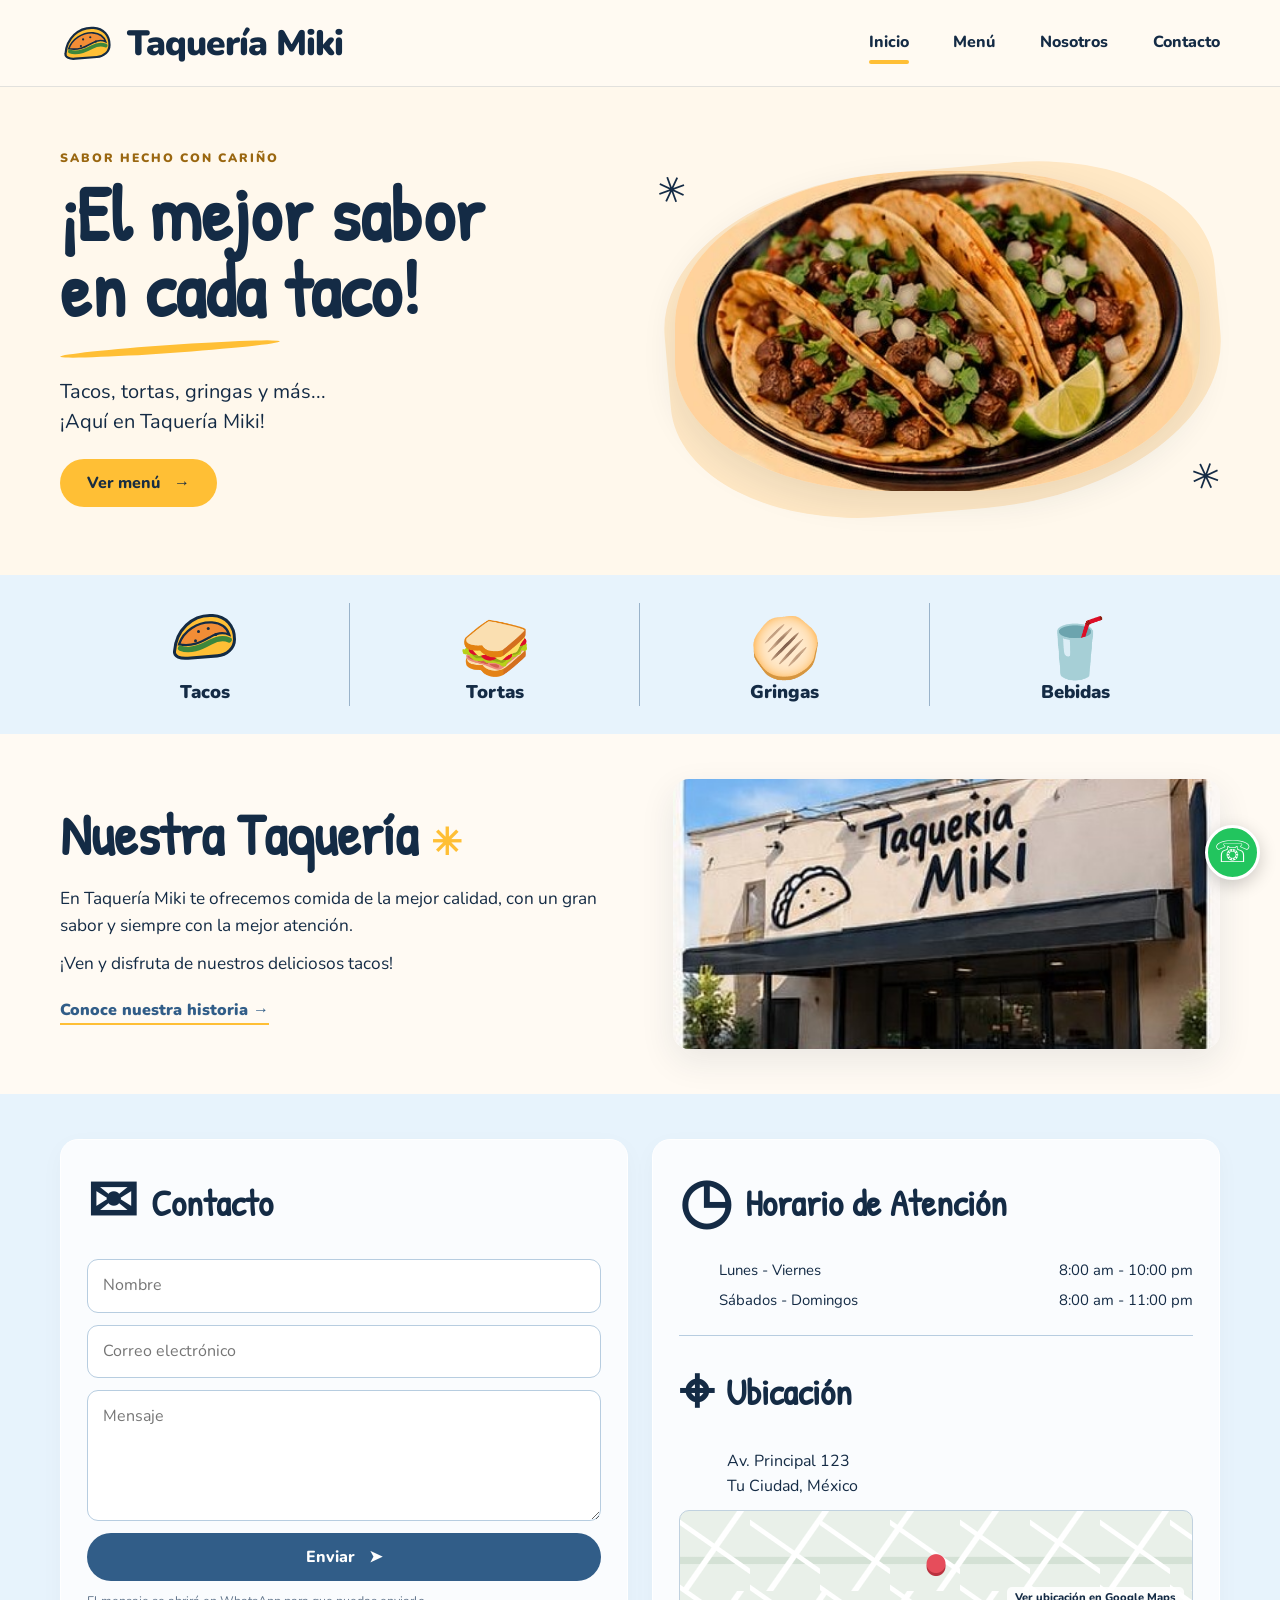
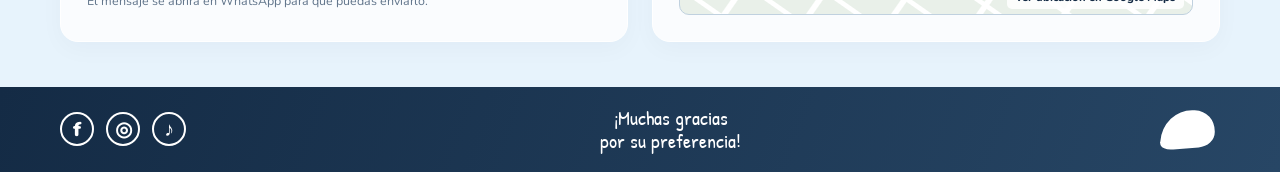
<file: index.html>
<!DOCTYPE html>
<html lang="es">
<head>
  <meta charset="UTF-8">
  <meta name="viewport" content="width=device-width, initial-scale=1.0">
  <meta name="description" content="Taquería Miki: tacos, tortas, gringas y bebidas con el mejor sabor.">
  <title>Taquería Miki | El mejor sabor en cada taco</title>
  <link rel="stylesheet" href="css/styles.css">
  <link rel="icon" href="img/taco.svg" type="image/svg+xml">
</head>
<body>
  <header class="site-header">
    <nav class="navbar container" aria-label="Navegación principal">
      <a class="brand" href="index.html"><img src="img/taco.svg" alt="" class="brand-icon"><span>Taquería <b>Miki</b></span></a>
      <button class="menu-toggle" id="menuToggle" aria-label="Abrir menú" aria-expanded="false">☰</button>
      <div class="nav-links" id="navLinks">
        <a class="active" href="index.html">Inicio</a>
        <a href="menu.html">Menú</a>
        <a href="nosotros.html">Nosotros</a>
        <a href="contacto.html">Contacto</a>
      </div>
    </nav>
  </header>

  <main>
    <section class="hero">
      <div class="container hero-grid">
        <div class="hero-copy">
          <span class="eyebrow">Sabor hecho con cariño</span>
          <h1>¡El mejor sabor<br>en cada taco!</h1>
          <div class="yellow-stroke"></div>
          <p>Tacos, tortas, gringas y más...<br>¡Aquí en Taquería Miki!</p>
          <a class="btn btn-yellow" href="menu.html">Ver menú <span aria-hidden="true">→</span></a>
        </div>
        <div class="hero-image">
          <div class="blob"></div>
          <img src="img/tacos.jpg" alt="Deliciosos tacos con cilantro, cebolla y limón">
          <span class="spark spark-one">✳</span><span class="spark spark-two">✳</span>
        </div>
      </div>
    </section>

    <section class="category-strip">
      <div class="container categories">
        <a href="menu.html#tacos"><img src="img/taco.svg" alt=""><span>Tacos</span></a>
        <a href="menu.html#tortas"><span class="emoji-icon">🥪</span><span>Tortas</span></a>
        <a href="menu.html#gringas"><span class="emoji-icon">🫓</span><span>Gringas</span></a>
        <a href="menu.html#bebidas"><span class="emoji-icon">🥤</span><span>Bebidas</span></a>
      </div>
    </section>

    <section class="about-preview section-pad">
      <div class="container about-grid">
        <div>
          <h2 class="section-title">Nuestra Taquería <span>✳</span></h2>
          <p>En Taquería Miki te ofrecemos comida de la mejor calidad, con un gran sabor y siempre con la mejor atención.</p>
          <p>¡Ven y disfruta de nuestros deliciosos tacos!</p>
          <a class="text-link" href="nosotros.html">Conoce nuestra historia →</a>
        </div>
        <img class="store-photo" src="img/local.jpg" alt="Fachada de Taquería Miki">
      </div>
    </section>

    <section class="info-section section-pad">
      <div class="container info-grid">
        <div class="panel">
          <h2 class="panel-title"><span class="line-icon">✉</span> Contacto</h2>
          <form class="contact-form" data-whatsapp-form>
            <label class="sr-only" for="homeName">Nombre</label>
            <input id="homeName" name="nombre" placeholder="Nombre" required>
            <label class="sr-only" for="homeEmail">Correo electrónico</label>
            <input id="homeEmail" name="correo" type="email" placeholder="Correo electrónico" required>
            <label class="sr-only" for="homeMessage">Mensaje</label>
            <textarea id="homeMessage" name="mensaje" placeholder="Mensaje" rows="4" required></textarea>
            <button class="btn btn-blue" type="submit">Enviar <span>➤</span></button>
          </form>
          <p class="form-note">El mensaje se abrirá en WhatsApp para que puedas enviarlo.</p>
        </div>
        <div class="panel details-panel">
          <div class="detail-block">
            <h2 class="panel-title"><span class="line-icon">◷</span> Horario de Atención</h2>
            <div class="hours-row"><span>Lunes - Viernes</span><span>8:00 am - 10:00 pm</span></div>
            <div class="hours-row"><span>Sábados - Domingos</span><span>8:00 am - 11:00 pm</span></div>
          </div>
          <div class="detail-block location-block">
            <h2 class="panel-title"><span class="line-icon">⌖</span> Ubicación</h2>
            <p>Av. Principal 123<br>Tu Ciudad, México</p>
            <a class="map-placeholder" href="https://www.google.com/maps" target="_blank" rel="noopener" aria-label="Abrir Google Maps">
              <span class="map-pin">●</span><span class="map-label">Ver ubicación en Google Maps</span>
            </a>
          </div>
        </div>
      </div>
    </section>
  </main>

  <footer class="site-footer">
    <div class="container footer-inner">
      <div class="social-links" aria-label="Redes sociales">
        <a href="#" data-social="facebook" aria-label="Facebook">f</a>
        <a href="#" data-social="instagram" aria-label="Instagram">◎</a>
        <a href="#" data-social="tiktok" aria-label="TikTok">♪</a>
      </div>
      <p>¡Muchas gracias<br>por su preferencia!</p>
      <a href="index.html" class="footer-taco"><img src="img/taco.svg" alt="Taquería Miki"></a>
    </div>
  </footer>
  <a class="whatsapp-float" data-whatsapp-link href="#" target="_blank" rel="noopener" aria-label="Contactar por WhatsApp">☏</a>
  <script src="js/main.js"></script>
</body>
</html>
</file>
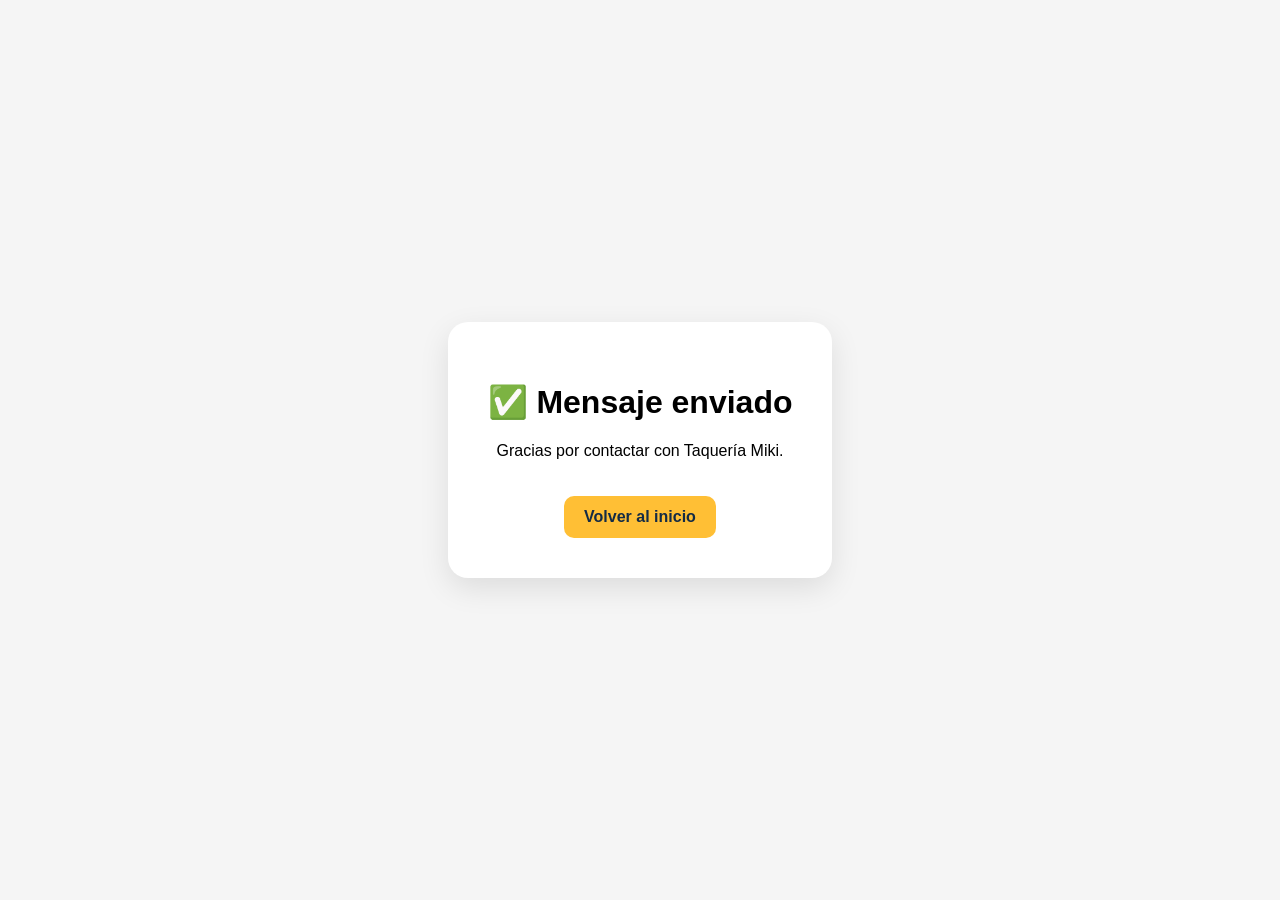
<file: gracias.html>
<!DOCTYPE html>
<html lang="es">
<head>
<meta charset="UTF-8">
<meta name="viewport" content="width=device-width, initial-scale=1.0">
<title>Gracias</title>

<style>
body{
    font-family:Arial,sans-serif;
    display:flex;
    justify-content:center;
    align-items:center;
    height:100vh;
    background:#f5f5f5;
    margin:0;
}

.box{
    background:white;
    padding:40px;
    border-radius:20px;
    text-align:center;
    box-shadow:0 10px 30px rgba(0,0,0,.1);
}

a{
    display:inline-block;
    margin-top:20px;
    padding:12px 20px;
    background:#ffbf35;
    color:#142b45;
    text-decoration:none;
    border-radius:10px;
    font-weight:bold;
}
</style>
</head>
<body>

<div class="box">
    <h1>✅ Mensaje enviado</h1>
    <p>Gracias por contactar con Taquería Miki.</p>

    <a href="index.html">Volver al inicio</a>
</div>

</body>
</html>
</file>
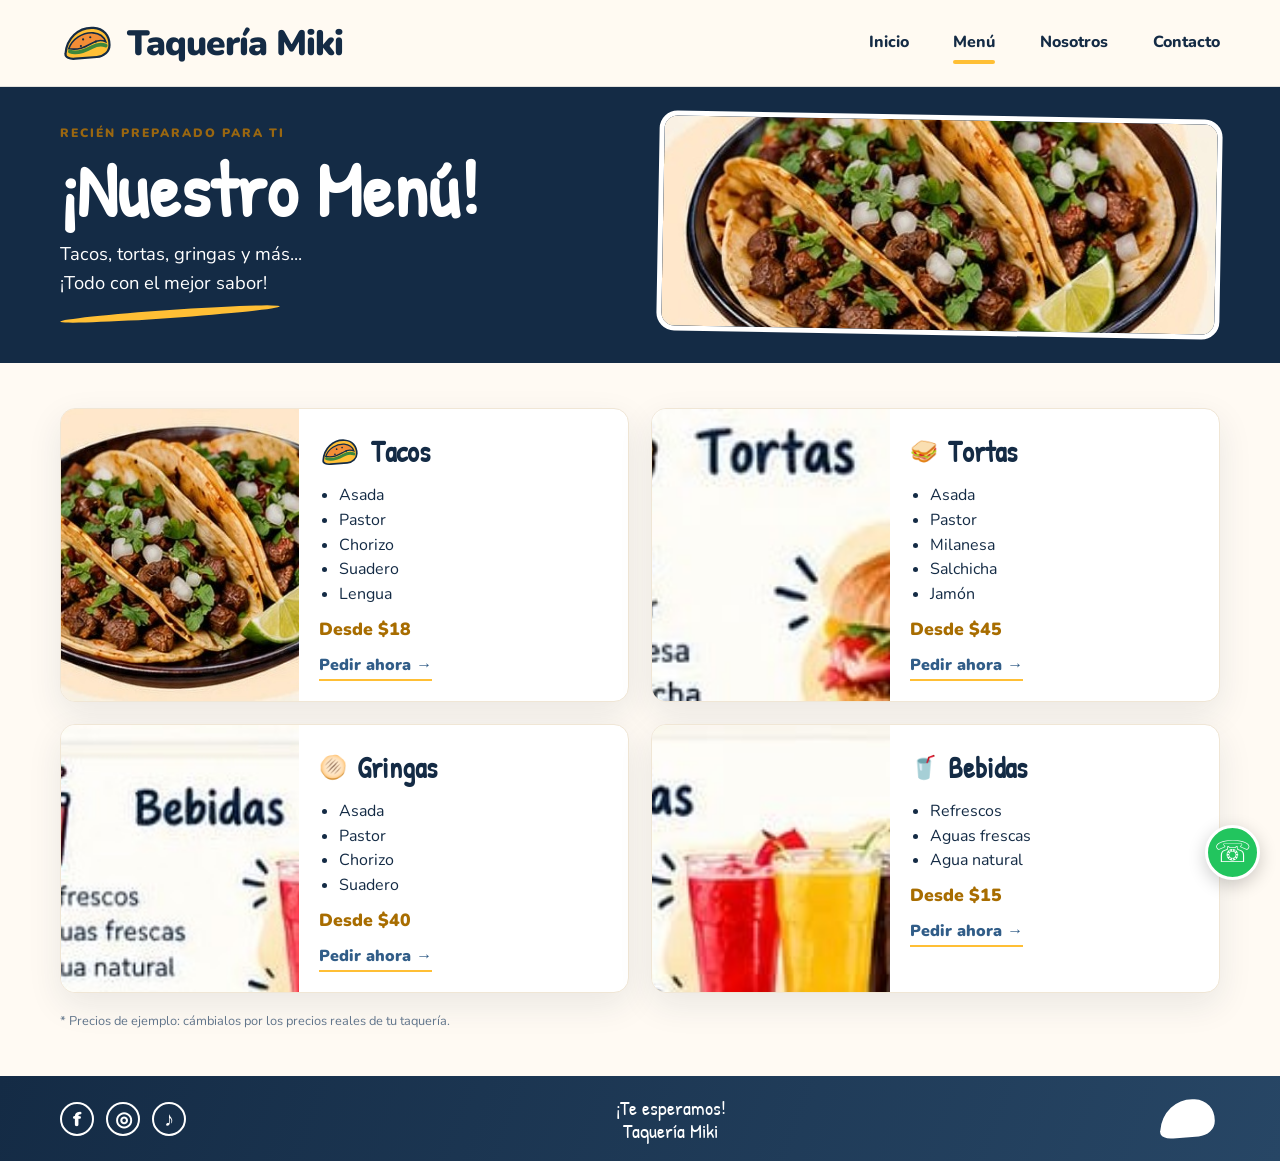
<file: menu.html>
<!DOCTYPE html>
<html lang="es">
<head>
  <meta charset="UTF-8"><meta name="viewport" content="width=device-width, initial-scale=1.0">
  <title>Menú | Taquería Miki</title><link rel="stylesheet" href="css/styles.css"><link rel="icon" href="img/taco.svg" type="image/svg+xml">
</head>
<body>
<header class="site-header"><nav class="navbar container" aria-label="Navegación principal">
  <a class="brand" href="index.html"><img src="img/taco.svg" alt="" class="brand-icon"><span>Taquería <b>Miki</b></span></a>
  <button class="menu-toggle" id="menuToggle" aria-label="Abrir menú" aria-expanded="false">☰</button>
  <div class="nav-links" id="navLinks"><a href="index.html">Inicio</a><a class="active" href="menu.html">Menú</a><a href="nosotros.html">Nosotros</a><a href="contacto.html">Contacto</a></div>
</nav></header>
<main>
  <section class="menu-hero"><div class="container menu-hero-inner"><div><span class="eyebrow">Recién preparado para ti</span><h1>¡Nuestro Menú!</h1><p>Tacos, tortas, gringas y más...<br>¡Todo con el mejor sabor!</p><div class="yellow-stroke"></div></div><img src="img/tacos.jpg" alt="Tacos preparados"></div></section>
  <section class="section-pad menu-section"><div class="container menu-grid">
    <article class="menu-card" id="tacos"><img src="img/tacos.jpg" alt="Tacos de carne"><div class="menu-card-content"><h2><img src="img/taco.svg" alt=""> Tacos</h2><ul><li>Asada</li><li>Pastor</li><li>Chorizo</li><li>Suadero</li><li>Lengua</li></ul><p class="price">Desde $18</p><a class="text-link order-link" href="contacto.html">Pedir ahora →</a></div></article>
    <article class="menu-card" id="tortas"><img src="img/torta.jpg" alt="Torta preparada"><div class="menu-card-content"><h2><span>🥪</span> Tortas</h2><ul><li>Asada</li><li>Pastor</li><li>Milanesa</li><li>Salchicha</li><li>Jamón</li></ul><p class="price">Desde $45</p><a class="text-link order-link" href="contacto.html">Pedir ahora →</a></div></article>
    <article class="menu-card" id="gringas"><img src="img/gringas.jpg" alt="Gringas de carne y queso"><div class="menu-card-content"><h2><span>🫓</span> Gringas</h2><ul><li>Asada</li><li>Pastor</li><li>Chorizo</li><li>Suadero</li></ul><p class="price">Desde $40</p><a class="text-link order-link" href="contacto.html">Pedir ahora →</a></div></article>
    <article class="menu-card" id="bebidas"><img src="img/bebidas.jpg" alt="Bebidas refrescantes"><div class="menu-card-content"><h2><span>🥤</span> Bebidas</h2><ul><li>Refrescos</li><li>Aguas frescas</li><li>Agua natural</li></ul><p class="price">Desde $15</p><a class="text-link order-link" href="contacto.html">Pedir ahora →</a></div></article>
  </div><p class="disclaimer container">* Precios de ejemplo: cámbialos por los precios reales de tu taquería.</p></section>
</main>
<footer class="site-footer"><div class="container footer-inner"><div class="social-links"><a href="#" data-social="facebook">f</a><a href="#" data-social="instagram">◎</a><a href="#" data-social="tiktok">♪</a></div><p>¡Te esperamos!<br>Taquería Miki</p><a href="index.html" class="footer-taco"><img src="img/taco.svg" alt="Taquería Miki"></a></div></footer>
<a class="whatsapp-float" data-whatsapp-link href="#" target="_blank" rel="noopener" aria-label="Contactar por WhatsApp">☏</a><script src="js/main.js"></script>
</body></html>
</file>
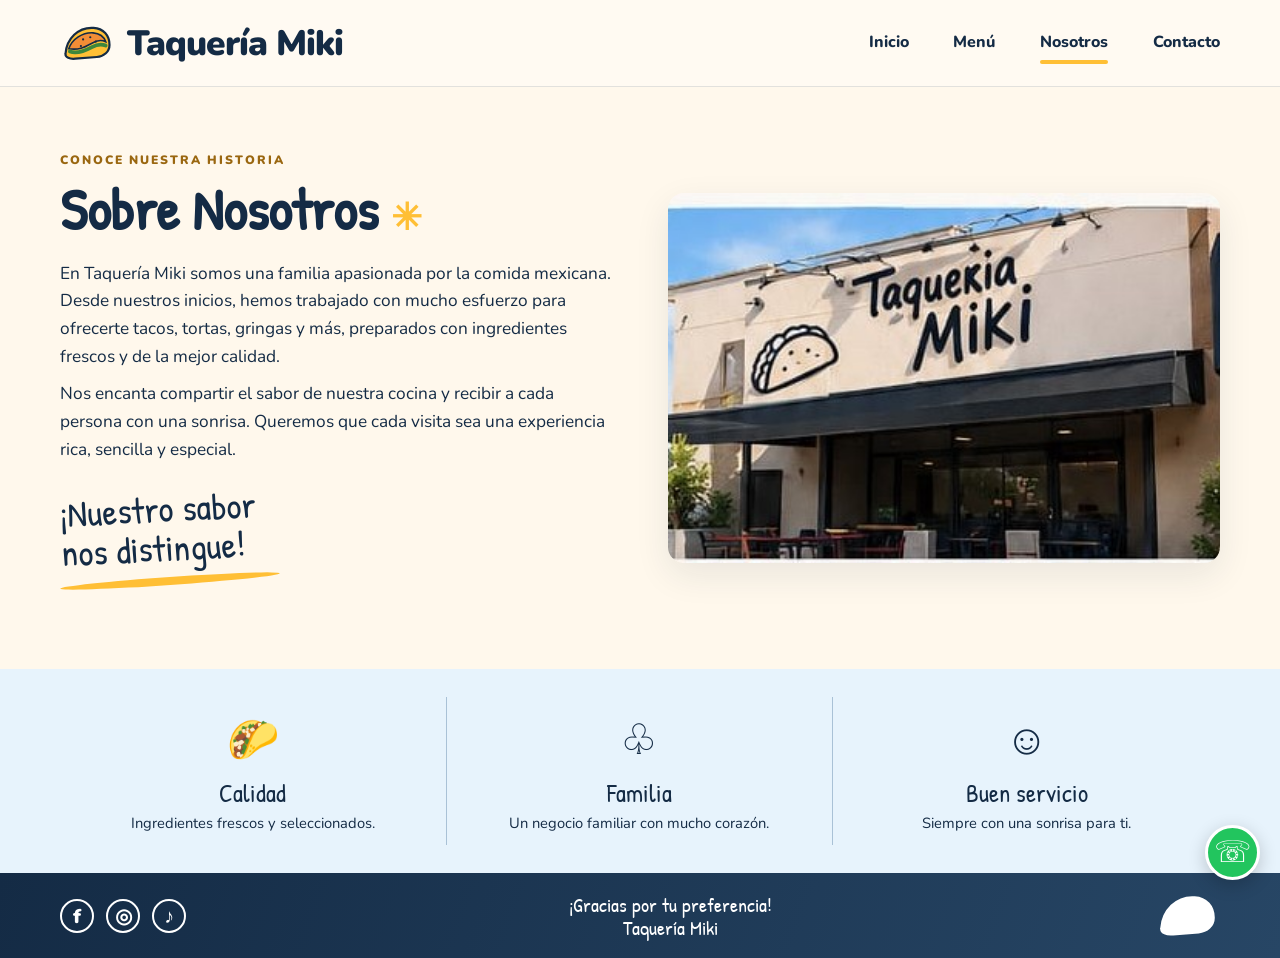
<file: nosotros.html>
<!DOCTYPE html>
<html lang="es">
<head><meta charset="UTF-8"><meta name="viewport" content="width=device-width, initial-scale=1.0"><title>Nosotros | Taquería Miki</title><link rel="stylesheet" href="css/styles.css"><link rel="icon" href="img/taco.svg" type="image/svg+xml"></head>
<body>
<header class="site-header"><nav class="navbar container" aria-label="Navegación principal"><a class="brand" href="index.html"><img src="img/taco.svg" alt="" class="brand-icon"><span>Taquería <b>Miki</b></span></a><button class="menu-toggle" id="menuToggle" aria-label="Abrir menú" aria-expanded="false">☰</button><div class="nav-links" id="navLinks"><a href="index.html">Inicio</a><a href="menu.html">Menú</a><a class="active" href="nosotros.html">Nosotros</a><a href="contacto.html">Contacto</a></div></nav></header>
<main>
<section class="section-pad about-page"><div class="container about-page-grid"><div><span class="eyebrow">Conoce nuestra historia</span><h1 class="section-title">Sobre Nosotros <span>✳</span></h1><p>En Taquería Miki somos una familia apasionada por la comida mexicana. Desde nuestros inicios, hemos trabajado con mucho esfuerzo para ofrecerte tacos, tortas, gringas y más, preparados con ingredientes frescos y de la mejor calidad.</p><p>Nos encanta compartir el sabor de nuestra cocina y recibir a cada persona con una sonrisa. Queremos que cada visita sea una experiencia rica, sencilla y especial.</p><h2 class="handwritten">¡Nuestro sabor<br>nos distingue!</h2><div class="yellow-stroke"></div></div><img class="store-photo" src="img/local.jpg" alt="Fachada de Taquería Miki"></div></section>
<section class="category-strip values-strip"><div class="container values-grid"><article><span class="value-icon">🌮</span><h3>Calidad</h3><p>Ingredientes frescos y seleccionados.</p></article><article><span class="value-icon">♧</span><h3>Familia</h3><p>Un negocio familiar con mucho corazón.</p></article><article><span class="value-icon">☺</span><h3>Buen servicio</h3><p>Siempre con una sonrisa para ti.</p></article></div></section>
</main>
<footer class="site-footer"><div class="container footer-inner"><div class="social-links"><a href="#" data-social="facebook">f</a><a href="#" data-social="instagram">◎</a><a href="#" data-social="tiktok">♪</a></div><p>¡Gracias por tu preferencia!<br>Taquería Miki</p><a href="index.html" class="footer-taco"><img src="img/taco.svg" alt="Taquería Miki"></a></div></footer><a class="whatsapp-float" data-whatsapp-link href="#" target="_blank" rel="noopener" aria-label="Contactar por WhatsApp">☏</a><script src="js/main.js"></script>
</body></html>
</file>
<file: css/styles.css>
@import url('https://fonts.googleapis.com/css2?family=Nunito:wght@400;500;600;700;800;900&family=Patrick+Hand&display=swap');
:root{--navy:#142b45;--navy2:#203d5c;--blue:#e7f3fc;--cream:#fff8ec;--yellow:#ffbf35;--ink:#142b45;--white:#fff;--muted:#61758b;--line:#b7cde0;--shadow:0 12px 35px rgba(20,43,69,.09)}
*{box-sizing:border-box}html{scroll-behavior:smooth;scroll-padding-top:95px}body{margin:0;background:var(--cream);color:var(--ink);font-family:'Nunito',Arial,sans-serif;font-size:16px;line-height:1.6}img{max-width:100%;display:block}a{color:inherit;text-decoration:none}.container{width:min(1160px,92%);margin-inline:auto}.site-header{position:sticky;top:0;z-index:20;background:rgba(255,250,242,.96);border-bottom:1px solid rgba(20,43,69,.12);backdrop-filter:blur(12px)}.navbar{min-height:86px;display:flex;align-items:center;justify-content:space-between;gap:25px}.brand{display:flex;align-items:center;gap:12px;font-size:clamp(1.45rem,3vw,2.2rem);font-weight:900;letter-spacing:-1px;white-space:nowrap}.brand b{font-weight:900}.brand-icon{width:55px;height:48px}.nav-links{display:flex;align-items:center;gap:clamp(18px,3.5vw,48px)}.nav-links a{font-weight:800;padding:10px 0;position:relative}.nav-links a:after{content:"";position:absolute;height:4px;border-radius:5px;bottom:2px;left:0;width:0;background:var(--yellow);transition:width .2s}.nav-links a:hover:after,.nav-links a.active:after{width:100%}.menu-toggle{display:none;background:none;border:0;font-size:28px;color:var(--navy);cursor:pointer}.hero{background:var(--cream);overflow:hidden}.hero-grid{min-height:420px;display:grid;grid-template-columns:1fr 1fr;align-items:center;gap:30px;padding-block:46px}.hero-copy{padding:12px 0 22px}.eyebrow{display:inline-block;color:#9a6710;text-transform:uppercase;font-size:.76rem;letter-spacing:2px;font-weight:900;margin-bottom:8px}.hero h1,.menu-hero h1{font-family:'Patrick Hand',cursive;font-size:clamp(3rem,6vw,5.3rem);line-height:.98;letter-spacing:.2px;margin:0;color:var(--navy)}.yellow-stroke{height:8px;width:220px;background:var(--yellow);border-radius:100%;transform:rotate(-4deg);margin:18px 0 24px}.hero-copy p{font-size:1.25rem;line-height:1.5;margin:0 0 22px}.btn{display:inline-flex;align-items:center;justify-content:center;gap:14px;border:0;border-radius:30px;padding:13px 27px;font:800 1rem 'Nunito',sans-serif;cursor:pointer;transition:transform .2s,box-shadow .2s}.btn:hover{transform:translateY(-2px);box-shadow:0 8px 18px #142b4520}.btn-yellow{background:var(--yellow);color:#182d42}.btn-blue{background:#315d88;color:white;width:100%}.hero-image{position:relative;min-width:0;padding:20px}.hero-image .blob{position:absolute;inset:5% 0 0 2%;background:#ffe8c5;border-radius:42% 35% 45% 37%;transform:rotate(-5deg)}.hero-image>img{position:relative;width:100%;height:320px;object-fit:cover;border-radius:48% 42% 44% 40%;mix-blend-mode:multiply;box-shadow:var(--shadow)}.spark{position:absolute;color:var(--navy);font-size:36px;z-index:2}.spark-one{top:12px;left:2px;transform:rotate(-20deg)}.spark-two{right:0;bottom:4px;transform:rotate(20deg)}.category-strip{background:var(--blue);padding:28px 0}.categories{display:grid;grid-template-columns:repeat(4,1fr)}.categories>a{display:flex;align-items:center;justify-content:center;flex-direction:column;gap:7px;border-right:1px solid #9ab3ca;font-size:1.15rem;font-weight:900;transition:transform .2s}.categories>a:last-child{border:0}.categories>a:hover{transform:translateY(-4px)}.categories img,.emoji-icon{height:67px;width:75px;object-fit:contain;font-size:58px;display:grid;place-items:center}.section-pad{padding:45px 0}.about-preview{background:#fffaf3}.about-grid,.about-page-grid{display:grid;grid-template-columns:1fr 1fr;align-items:center;gap:65px}.section-title{font-family:'Patrick Hand',cursive;font-size:clamp(2.5rem,4.5vw,4rem);line-height:1.1;margin:0 0 18px;color:var(--navy)}.section-title span{color:var(--yellow);font-family:'Nunito',sans-serif;font-size:.65em}.about-grid p,.about-page-grid p{font-size:1.08rem;margin:10px 0}.store-photo{width:100%;height:270px;object-fit:cover;border-radius:16px;box-shadow:var(--shadow)}.text-link{display:inline-block;margin-top:10px;font-weight:900;color:#315d88;border-bottom:2px solid var(--yellow)}.info-section{background:var(--blue)}.info-grid{display:grid;grid-template-columns:1fr 1fr;gap:24px}.panel{background:rgba(255,255,255,.8);border:1px solid #fff;border-radius:18px;padding:26px;box-shadow:0 7px 25px #142b4508}.panel-title{display:flex;align-items:center;gap:13px;font-family:'Patrick Hand',cursive;font-size:clamp(1.65rem,3vw,2.3rem);line-height:1.2;margin:0 0 20px}.line-icon{font-family:'Nunito',sans-serif;font-size:1.65em;font-weight:700}.contact-form{display:grid;gap:12px}.contact-form input,.contact-form textarea{width:100%;padding:13px 15px;border:1.5px solid var(--line);border-radius:11px;background:#fff;font:inherit;color:var(--ink);outline:none}.contact-form input:focus,.contact-form textarea:focus{border-color:#315d88;box-shadow:0 0 0 3px #315d881a}.contact-form textarea{resize:vertical;min-height:100px}.form-note{font-size:.78rem;color:var(--muted);margin:10px 0 0}.detail-block+.detail-block{border-top:1px solid var(--line);margin-top:22px;padding-top:20px}.hours-row{display:flex;justify-content:space-between;gap:12px;margin:6px 0;padding-left:40px;font-size:.93rem}.location-block p{margin:0 0 10px 48px}.map-placeholder{position:relative;min-height:105px;border:1px solid #c0d1df;border-radius:10px;overflow:hidden;display:flex;align-items:center;justify-content:center;background-color:#e9f0e9;background-image:linear-gradient(35deg,transparent 44%,#fff 45%,#fff 49%,transparent 50%),linear-gradient(125deg,transparent 40%,#fff 41%,#fff 45%,transparent 46%),linear-gradient(0deg,transparent 48%,#d4e1d5 49%,#d4e1d5 55%,transparent 56%);background-size:70px 65px,85px 80px,100% 100%;color:var(--navy);font-weight:800}.map-pin{color:#e64d5b;font-size:44px;text-shadow:0 3px 0 #b9323f;line-height:1}.map-label{position:absolute;bottom:5px;right:8px;background:#ffffffdf;padding:2px 8px;border-radius:5px;font-size:.7rem}.site-footer{background:linear-gradient(110deg,#142b45,#274665);color:#fff;padding:18px 0}.footer-inner{display:flex;align-items:center;justify-content:space-between;gap:20px}.footer-inner p{text-align:center;font-family:'Patrick Hand',cursive;font-size:1.25rem;line-height:1.15;margin:0}.social-links{display:flex;gap:12px}.social-links a{display:grid;place-items:center;width:34px;height:34px;border:2px solid #fff;border-radius:50%;font-size:20px;font-weight:900;transition:background .2s,color .2s}.social-links a:hover{background:var(--yellow);color:var(--navy)}.footer-taco img{width:65px;filter:grayscale(1) brightness(0) invert(1)}.whatsapp-float{position:fixed;right:20px;bottom:20px;width:55px;height:55px;border-radius:50%;display:grid;place-items:center;background:#22c55e;color:#fff;font-size:30px;box-shadow:0 5px 18px #0003;z-index:15;border:3px solid white}.sr-only{position:absolute;width:1px;height:1px;padding:0;margin:-1px;overflow:hidden;clip:rect(0,0,0,0);white-space:nowrap;border:0}
/* Menu page */.menu-hero{background:var(--navy);color:#fff;overflow:hidden}.menu-hero-inner{min-height:265px;display:grid;grid-template-columns:1fr 1fr;align-items:center;gap:35px;padding-block:28px}.menu-hero h1{color:#fff}.menu-hero p{font-size:1.15rem;margin:12px 0}.menu-hero .yellow-stroke{margin:12px 0}.menu-hero img{width:100%;height:220px;object-fit:cover;border-radius:18px;transform:rotate(1deg);border:5px solid #fff}.menu-section{background:#fffaf3}.menu-grid{display:grid;grid-template-columns:repeat(2,minmax(0,1fr));gap:22px}.menu-card{display:grid;grid-template-columns:42% 1fr;background:#fff;border:1px solid #f0e6d5;border-radius:15px;overflow:hidden;box-shadow:var(--shadow);scroll-margin-top:100px}.menu-card>img{height:100%;min-height:250px;width:100%;object-fit:cover}.menu-card-content{padding:20px}.menu-card h2{display:flex;align-items:center;gap:10px;font-family:'Patrick Hand',cursive;font-size:1.8rem;margin:0 0 8px}.menu-card h2 img{width:42px;height:40px;object-fit:contain}.menu-card h2 span{font-family:'Nunito',sans-serif;font-size:1.4rem}.menu-card ul{margin:0;padding-left:20px;line-height:1.55}.price{font-size:1.1rem;font-weight:900;color:#a86d00;margin:8px 0 0}.disclaimer{font-size:.8rem;color:var(--muted);margin:18px auto 0}
/* About and contact pages */.about-page{background:var(--cream);padding-block:60px}.about-page-grid{gap:55px}.about-page-grid .store-photo{height:370px}.handwritten{font:2.3rem/1.05 'Patrick Hand',cursive;margin:18px 0 0;transform:rotate(-3deg)}.values-grid{display:grid;grid-template-columns:repeat(3,1fr);text-align:center}.values-grid article{padding:10px 30px;border-right:1px solid #a9c1d6}.values-grid article:last-child{border:0}.value-icon{font-size:42px}.values-grid h3{font:1.55rem 'Patrick Hand',cursive;margin:2px 0}.values-grid p{margin:0;font-size:.92rem}.contact-page{background:var(--cream);min-height:70vh}.contact-heading{max-width:720px;margin-bottom:30px}.contact-heading p{font-size:1.08rem}.contact-page-grid{display:grid;grid-template-columns:.9fr 1.1fr;gap:35px;align-items:start}.contact-details{padding:8px 0}.contact-details article{display:flex;gap:16px;margin-bottom:22px}.detail-icon{font-size:32px;font-weight:900;line-height:1.2}.contact-details h2{font:1.5rem 'Patrick Hand',cursive;margin:0}.contact-details p{margin:2px 0}.large-map{min-height:180px;margin-top:18px}
@media(max-width:800px){.navbar{min-height:74px}.menu-toggle{display:block}.nav-links{display:none;position:absolute;top:73px;left:0;right:0;padding:15px 5% 22px;background:#fffaf2;box-shadow:0 12px 18px #142b4515;flex-direction:column;align-items:stretch;gap:4px}.nav-links.open{display:flex}.nav-links a{padding:9px 0}.hero-grid{min-height:unset;grid-template-columns:1fr;padding-block:35px;gap:12px}.hero-copy{padding-bottom:0}.hero-image{max-width:600px;width:100%;margin:auto}.hero-image>img{height:270px}.about-grid,.about-page-grid{grid-template-columns:1fr;gap:25px}.store-photo,.about-page-grid .store-photo{height:280px}.info-grid,.contact-page-grid{grid-template-columns:1fr}.menu-hero-inner{grid-template-columns:1fr;gap:15px}.menu-hero img{height:230px}.menu-grid{gap:15px}.menu-card{grid-template-columns:1fr}.menu-card>img{height:190px;min-height:0}.menu-card-content{padding:16px}.hours-row{padding-left:0}.location-block p{margin-left:0}}
@media(max-width:520px){.container{width:91%}.brand{font-size:1.45rem;gap:7px}.brand-icon{width:43px;height:40px}.hero h1,.menu-hero h1{font-size:3.4rem}.hero-copy p{font-size:1.05rem}.hero-image{padding:12px}.hero-image>img{height:225px}.categories>a{font-size:.9rem}.categories img,.emoji-icon{width:53px;height:53px;font-size:43px}.category-strip{padding:20px 0}.section-pad{padding:32px 0}.panel{padding:19px}.panel-title{font-size:1.8rem}.info-grid{gap:15px}.menu-grid{grid-template-columns:1fr}.menu-card{grid-template-columns:40% 1fr}.menu-card>img{height:100%;min-height:245px}.menu-card-content{padding:13px}.menu-card h2{font-size:1.5rem}.menu-card ul{font-size:.92rem}.price{font-size:1rem}.text-link{font-size:.9rem}.values-grid{grid-template-columns:1fr}.values-grid article{border-right:0;border-bottom:1px solid #a9c1d6;padding:18px}.values-grid article:last-child{border:0}.footer-inner{gap:10px}.footer-inner p{font-size:1rem}.social-links{gap:5px}.social-links a{width:29px;height:29px;font-size:17px}.footer-taco img{width:42px}.whatsapp-float{right:13px;bottom:13px;width:49px;height:49px}}
</file>
